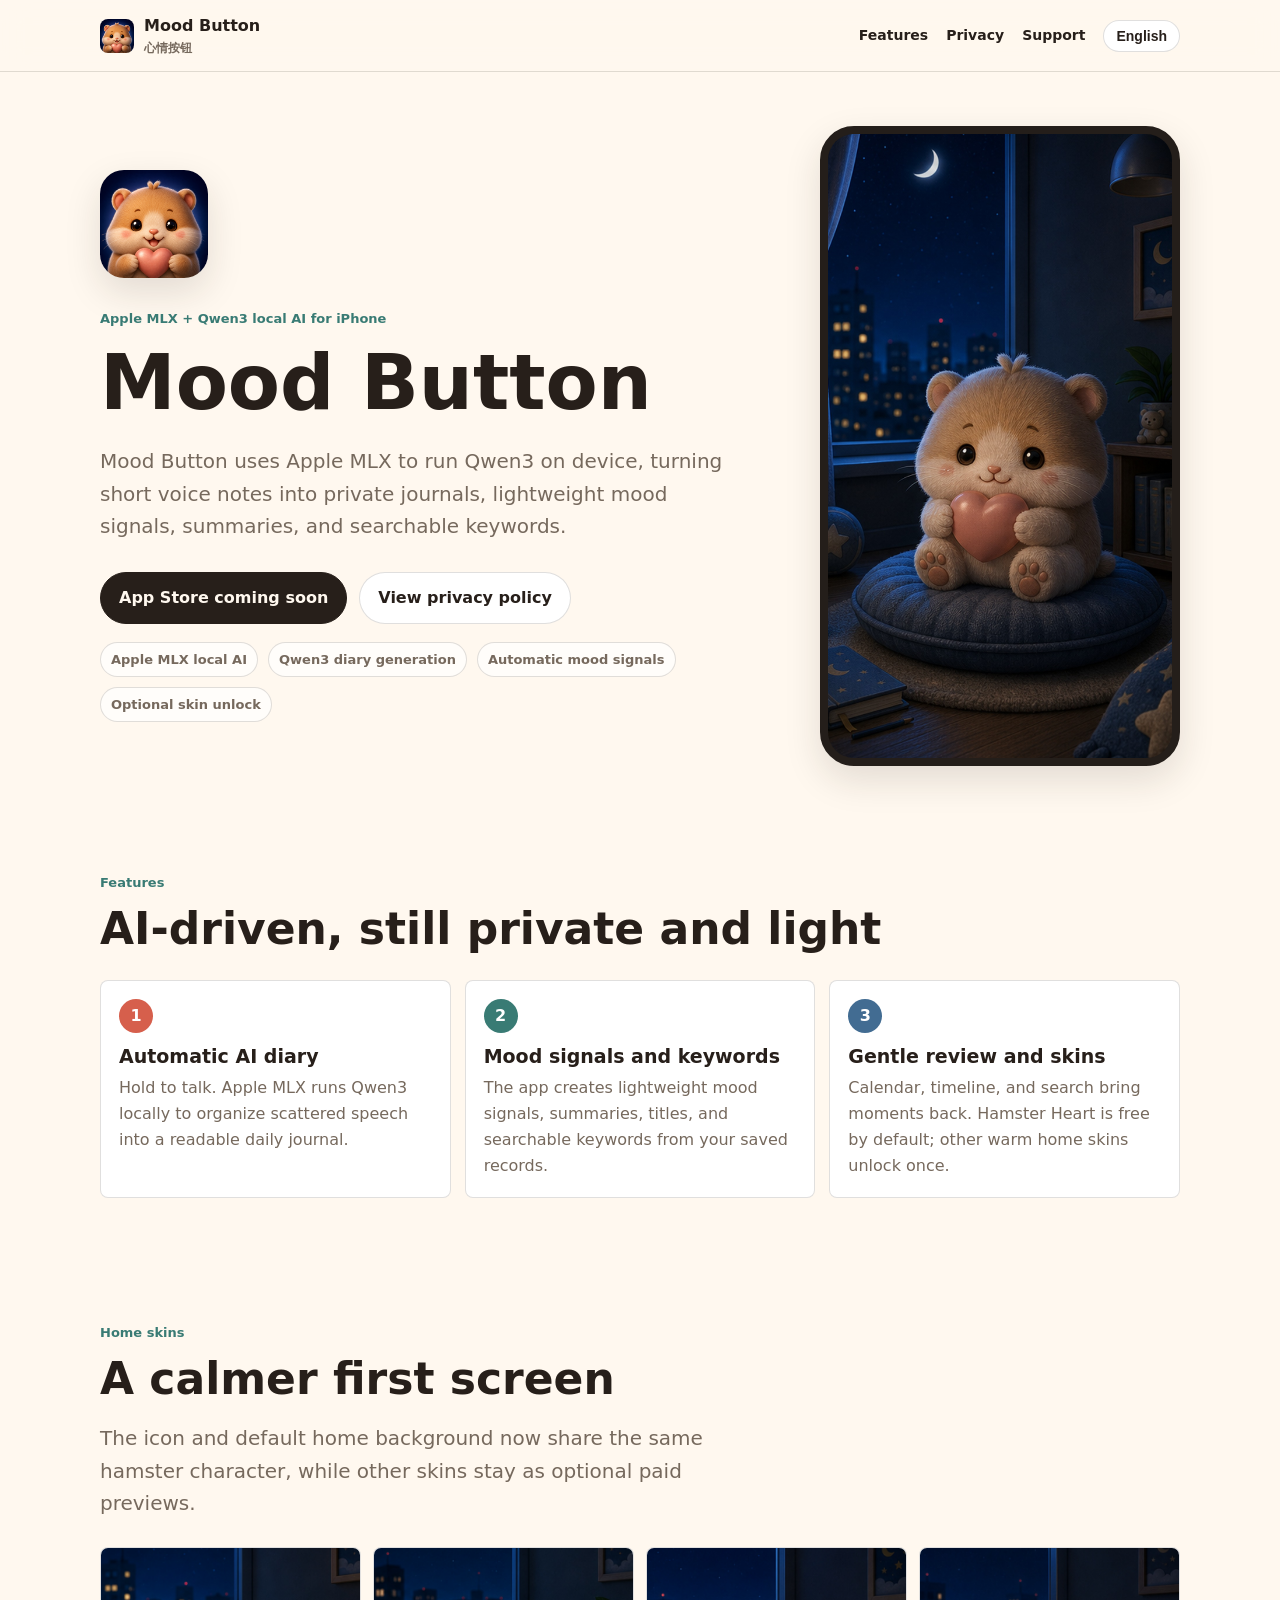
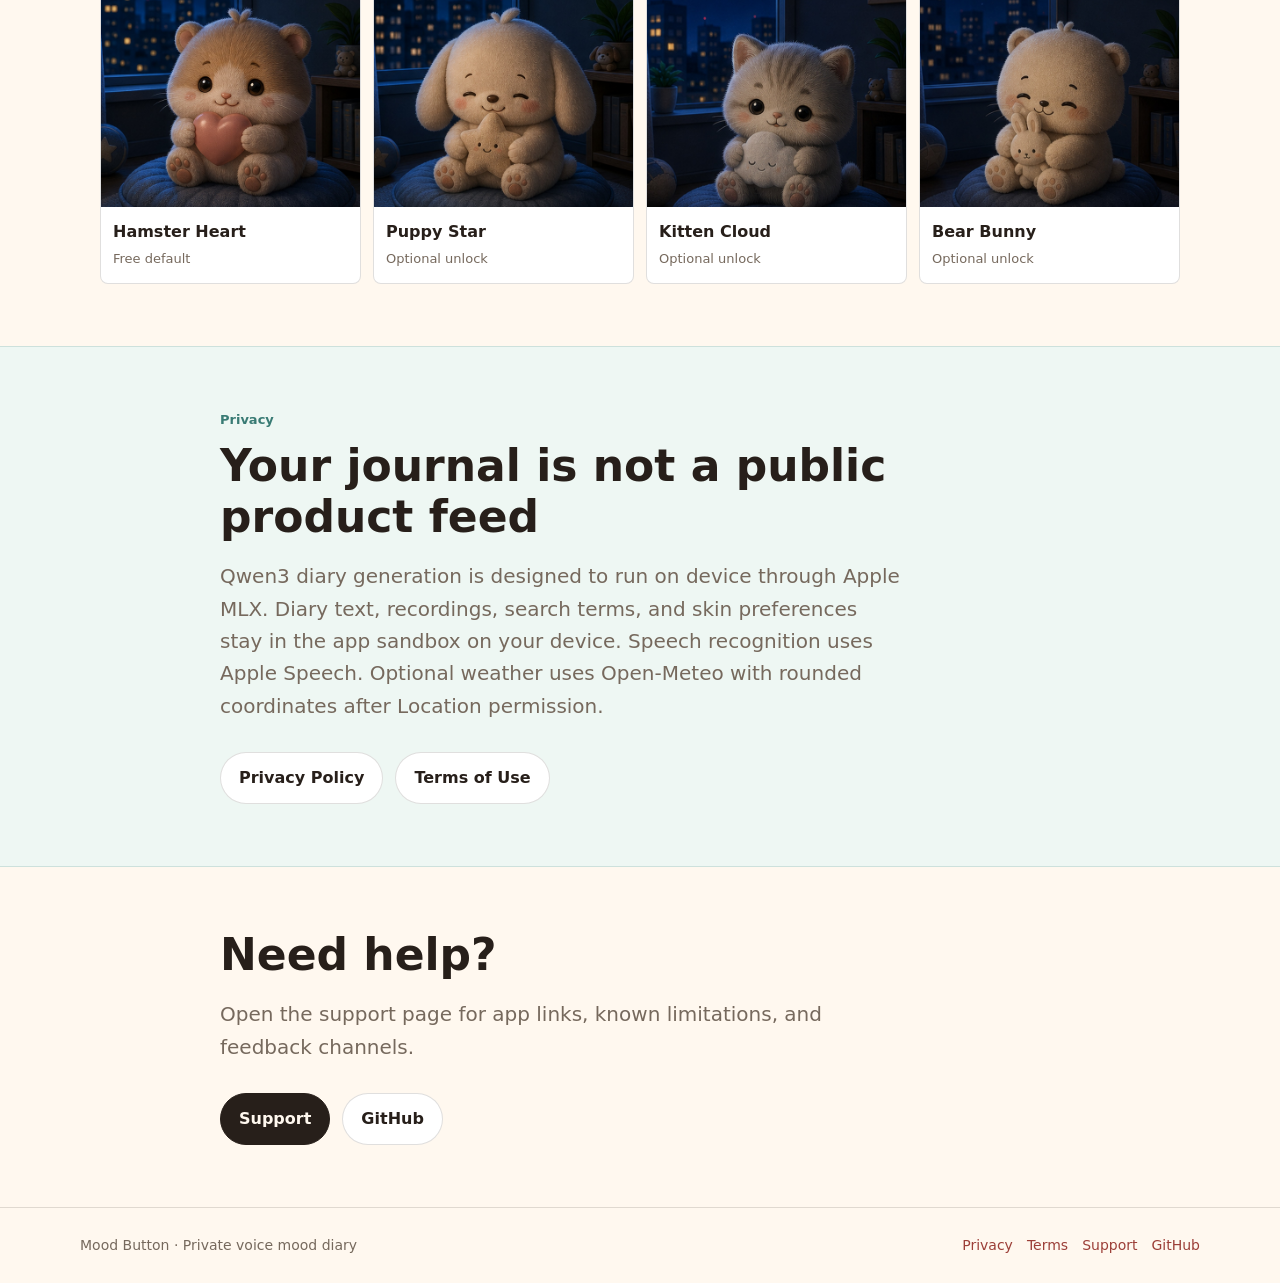
<file: index.html>
<!DOCTYPE html>
<html lang="en">
<head>
  <meta charset="UTF-8">
  <meta name="viewport" content="width=device-width, initial-scale=1.0">
  <title>Mood Button — Apple MLX + Qwen3 local AI mood diary</title>
  <meta name="description" content="Mood Button is an AI-driven private voice mood diary for iPhone. Apple MLX runs Qwen3 locally to turn short voice notes into journals, mood signals, summaries, and keywords.">
  <meta name="keywords" content="Apple MLX,Qwen3,local AI,voice diary,mood journal,private diary,offline journal,voice notes,skin unlock,心情日记,语音日记,千问">
  <meta name="theme-color" content="#fff8ef">
  <link rel="canonical" href="https://hooosberg.com/en/apps/mood-button/">
  <link rel="alternate" hreflang="x-default" href="https://hooosberg.com/en/apps/mood-button/">
  <link rel="alternate" hreflang="en" href="https://hooosberg.com/en/apps/mood-button/">
  <link rel="alternate" hreflang="zh-Hans" href="https://hooosberg.com/apps/mood-button/">
  <link rel="stylesheet" href="./styles.css">
  <link rel="icon" type="image/png" sizes="32x32" href="./icons/app-icon-32.png">
  <link rel="apple-touch-icon" sizes="180x180" href="./icons/app-icon-180.png">
  <meta property="og:title" content="Mood Button — Apple MLX + Qwen3 local AI mood diary">
  <meta property="og:description" content="Apple MLX runs Qwen3 locally to turn short voice notes into private journals, mood signals, summaries, and keywords.">
  <meta property="og:type" content="website">
  <meta property="og:url" content="https://hooosberg.com/en/apps/mood-button/">
  <meta property="og:image" content="https://hooosberg.com/product-icons/mood-button.png">
  <meta name="twitter:card" content="summary_large_image">
  <script type="application/ld+json">
  {
    "@context": "https://schema.org",
    "@type": "MobileApplication",
    "name": "Mood Button",
    "alternateName": ["心情按钮", "心情按鈕"],
    "operatingSystem": "iOS 17.0+",
    "applicationCategory": "LifestyleApplication",
    "description": "An AI-driven private voice mood diary for iPhone. Apple MLX runs Qwen3 locally to turn short voice notes into journals, mood signals, summaries, and keywords.",
    "url": "https://hooosberg.com/en/apps/mood-button/",
    "image": "https://hooosberg.com/product-icons/mood-button.png",
    "inLanguage": ["en", "zh-Hans", "zh-Hant", "ja"],
    "author": { "@type": "Person", "name": "hooosberg", "url": "https://github.com/hooosberg" }
  }
  </script>
</head>
<body>
  <nav class="nav">
    <div class="nav-inner">
      <a class="brand" href="./">
        <img src="./icons/app-icon-64.png" alt="Mood Button app icon">
        <span>Mood Button<span>心情按钮</span></span>
      </a>
      <div class="nav-links">
        <a href="#features" data-i18n="nav.features">Features</a>
        <a href="#privacy" data-i18n="nav.privacy">Privacy</a>
        <a href="./support.html" class="keep-mobile" data-i18n="nav.support">Support</a>
        <button class="lang-button" type="button" data-lang-switcher>English</button>
      </div>
    </div>
  </nav>

  <main>
    <section class="hero" id="top">
      <div class="hero-copy">
        <img class="hero-icon" src="./icons/app-icon-180.png" alt="Mood Button icon">
        <p class="eyebrow" data-i18n="hero.eyebrow">Apple MLX + Qwen3 local AI for iPhone</p>
        <h1 data-i18n="hero.title">Mood Button</h1>
        <p class="lede" data-i18n="hero.lede">Mood Button uses Apple MLX to run Qwen3 on device, turning short voice notes into private journals, lightweight mood signals, summaries, and searchable keywords.</p>
        <div class="cta-row">
          <a class="btn btn-primary" href="#download" data-i18n="hero.cta.primary">App Store coming soon</a>
          <a class="btn btn-secondary" href="https://hooosberg.com/en/privacy/mood-button/" data-i18n="hero.cta.secondary">View privacy policy</a>
        </div>
        <div class="meta" aria-label="Product facts">
          <span data-i18n="meta.local">Apple MLX local AI</span>
          <span data-i18n="meta.model">Qwen3 diary generation</span>
          <span data-i18n="meta.mood">Automatic mood signals</span>
          <span data-i18n="meta.skin">Optional skin unlock</span>
        </div>
      </div>
      <div class="hero-media">
        <div class="phone-art">
          <img src="./media/hamster-heart-home.jpg" alt="Hamster Heart home skin">
        </div>
      </div>
    </section>

    <section class="section" id="features">
      <p class="eyebrow" data-i18n="features.eyebrow">Features</p>
      <h2 data-i18n="features.title">AI-driven, still private and light</h2>
      <div class="grid">
        <article class="feature">
          <strong>1</strong>
          <h3 data-i18n="feature.record.title">Automatic AI diary</h3>
          <p data-i18n="feature.record.body">Hold to talk. Apple MLX runs Qwen3 locally to organize scattered speech into a readable daily journal.</p>
        </article>
        <article class="feature">
          <strong>2</strong>
          <h3 data-i18n="feature.review.title">Mood signals and keywords</h3>
          <p data-i18n="feature.review.body">The app creates lightweight mood signals, summaries, titles, and searchable keywords from your saved records.</p>
        </article>
        <article class="feature">
          <strong>3</strong>
          <h3 data-i18n="feature.skin.title">Gentle review and skins</h3>
          <p data-i18n="feature.skin.body">Calendar, timeline, and search bring moments back. Hamster Heart is free by default; other warm home skins unlock once.</p>
        </article>
      </div>
    </section>

    <section class="section" id="skins">
      <p class="eyebrow" data-i18n="skins.eyebrow">Home skins</p>
      <h2 data-i18n="skins.title">A calmer first screen</h2>
      <p class="lede" data-i18n="skins.body">The icon and default home background now share the same hamster character, while other skins stay as optional paid previews.</p>
      <div class="skins">
        <article class="skin">
          <img src="./media/hamster-heart-home.jpg" alt="Hamster Heart skin">
          <div><b>Hamster Heart</b><span data-i18n="skin.free">Free default</span></div>
        </article>
        <article class="skin">
          <img src="./media/puppy-star-home.jpg" alt="Puppy Star skin">
          <div><b>Puppy Star</b><span data-i18n="skin.paid">Optional unlock</span></div>
        </article>
        <article class="skin">
          <img src="./media/kitten-cloud-home.jpg" alt="Kitten Cloud skin">
          <div><b>Kitten Cloud</b><span data-i18n="skin.paid">Optional unlock</span></div>
        </article>
        <article class="skin">
          <img src="./media/bear-bunny-home.jpg" alt="Bear Bunny skin">
          <div><b>Bear Bunny</b><span data-i18n="skin.paid">Optional unlock</span></div>
        </article>
      </div>
    </section>

    <section class="privacy-band" id="privacy">
      <div class="section section-narrow">
        <p class="eyebrow" data-i18n="privacy.eyebrow">Privacy</p>
        <h2 data-i18n="privacy.title">Your journal is not a public product feed</h2>
        <p class="lede" data-i18n="privacy.body">Qwen3 diary generation is designed to run on device through Apple MLX. Diary text, recordings, search terms, and skin preferences stay in the app sandbox on your device. Speech recognition uses Apple Speech. Optional weather uses Open-Meteo with rounded coordinates after Location permission.</p>
        <div class="cta-row">
          <a class="btn btn-secondary" href="https://hooosberg.com/en/privacy/mood-button/">Privacy Policy</a>
          <a class="btn btn-secondary" href="./terms.html">Terms of Use</a>
        </div>
      </div>
    </section>

    <section class="section section-narrow" id="download">
      <h2 data-i18n="support.title">Need help?</h2>
      <p class="lede" data-i18n="support.body">Open the support page for app links, known limitations, and feedback channels.</p>
      <div class="cta-row">
        <a class="btn btn-primary" href="./support.html">Support</a>
        <a class="btn btn-secondary" href="https://github.com/hooosberg/mood-button">GitHub</a>
      </div>
    </section>
  </main>

  <footer class="footer">
    <div class="footer-inner">
      <div>Mood Button · <span data-i18n="footer.tagline">Private voice mood diary</span></div>
      <div class="footer-links">
        <a href="./privacy.html">Privacy</a>
        <a href="./terms.html">Terms</a>
        <a href="./support.html">Support</a>
        <a href="https://github.com/hooosberg/mood-button">GitHub</a>
      </div>
    </div>
  </footer>
  <script src="./i18n.js"></script>
</body>
</html>
</file>
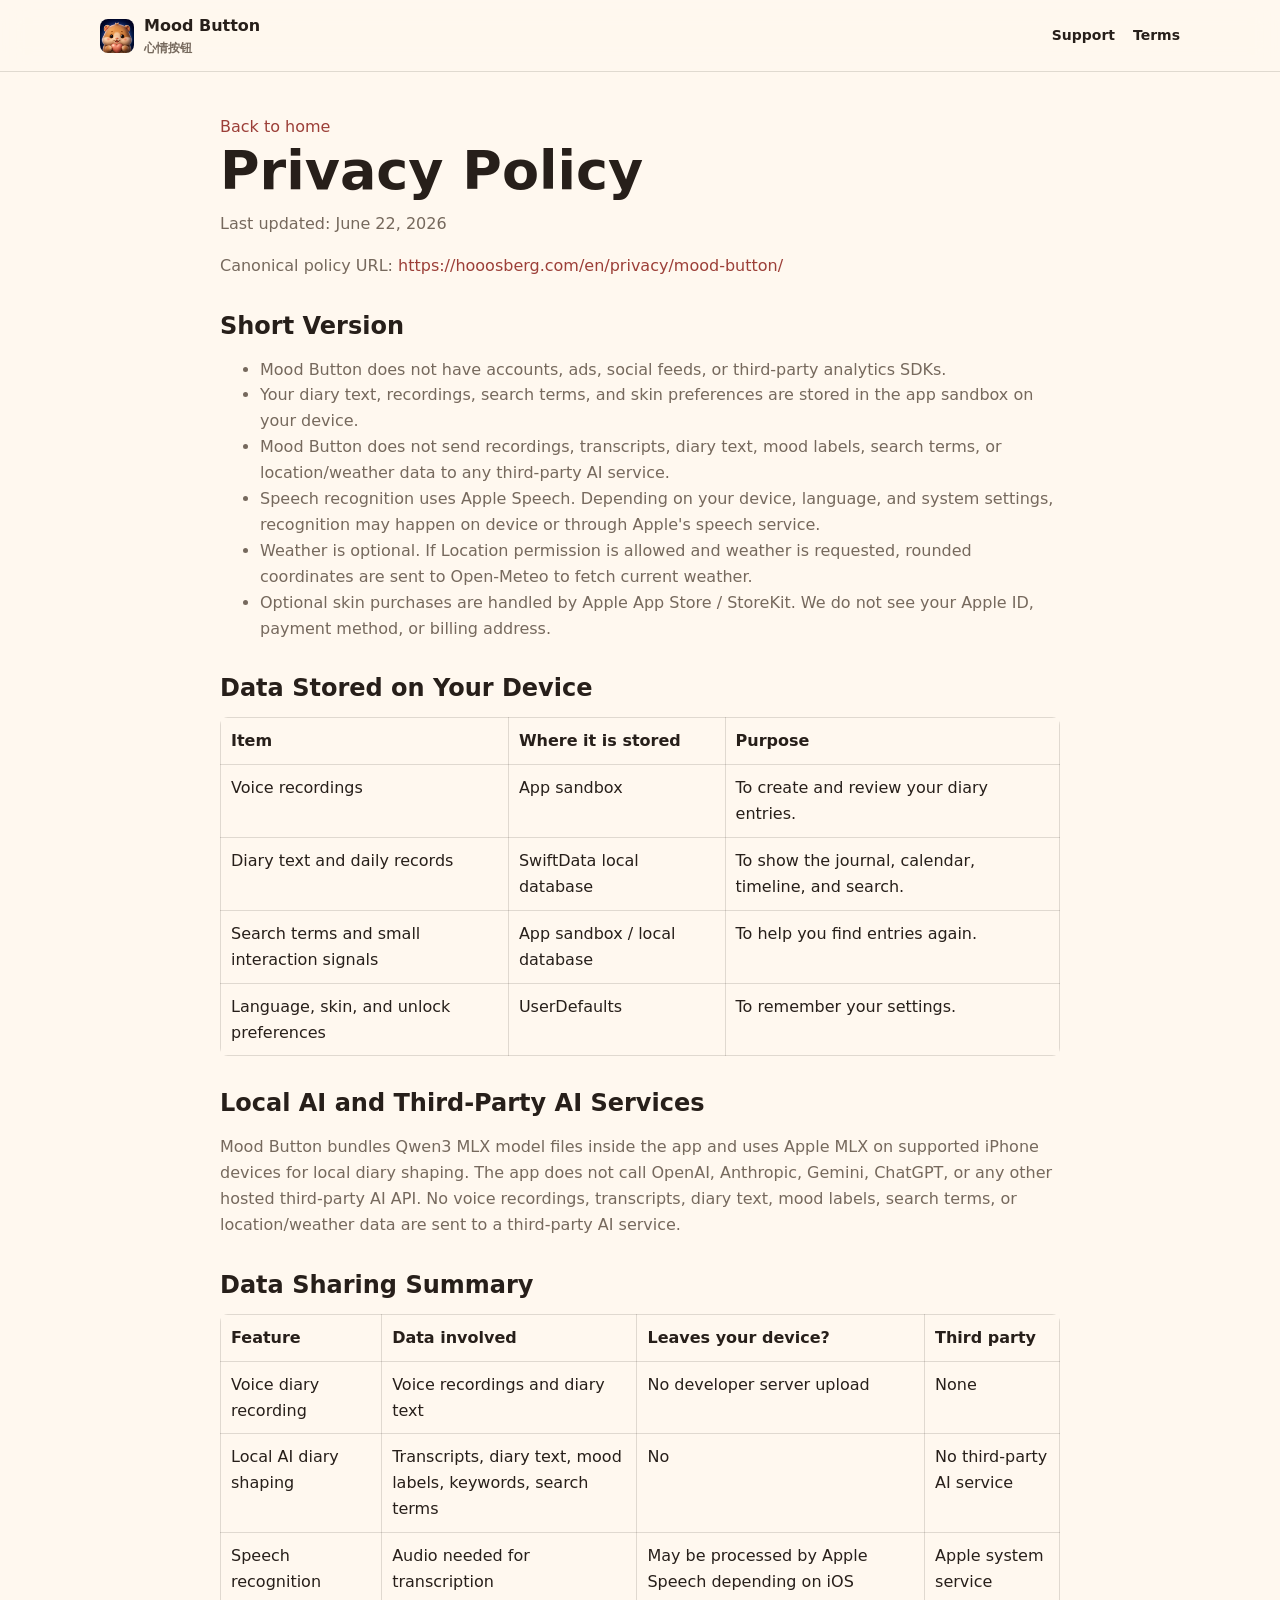
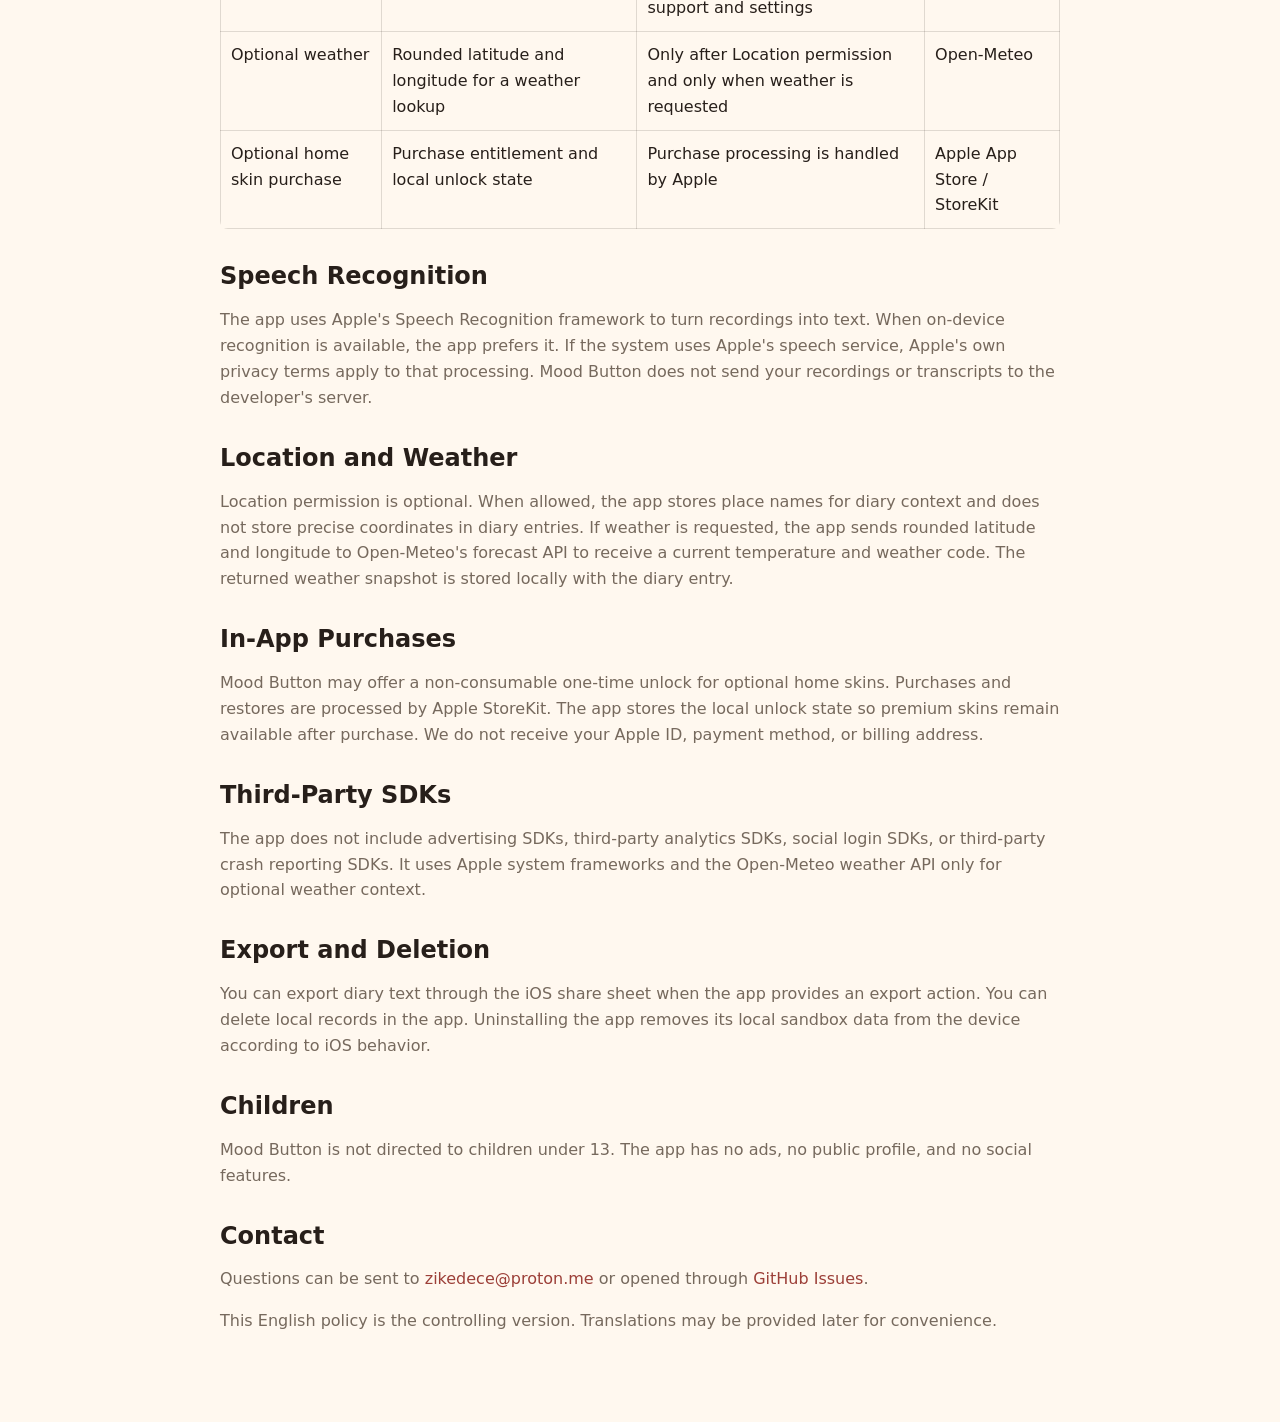
<file: privacy.html>
<!DOCTYPE html>
<html lang="en">
<head>
  <meta charset="UTF-8">
  <meta name="viewport" content="width=device-width, initial-scale=1.0">
  <title>Privacy Policy — Mood Button</title>
  <meta name="description" content="Privacy Policy for Mood Button, a private voice mood diary for iPhone.">
  <link rel="canonical" href="https://hooosberg.com/en/privacy/mood-button/">
  <link rel="stylesheet" href="./styles.css">
  <link rel="icon" type="image/png" sizes="32x32" href="./icons/app-icon-32.png">
  <link rel="apple-touch-icon" sizes="180x180" href="./icons/app-icon-180.png">
</head>
<body>
  <nav class="nav">
    <div class="nav-inner">
      <a class="brand" href="./">
        <img src="./icons/app-icon-64.png" alt="Mood Button">
        <span>Mood Button<span>心情按钮</span></span>
      </a>
      <div class="nav-links">
        <a class="keep-mobile" href="./support.html">Support</a>
        <a class="keep-mobile" href="./terms.html">Terms</a>
      </div>
    </div>
  </nav>

  <main class="legal-page">
    <a href="./">Back to home</a>
    <h1>Privacy Policy</h1>
    <p class="updated">Last updated: June 22, 2026</p>
    <p class="updated">Canonical policy URL: <a href="https://hooosberg.com/en/privacy/mood-button/">https://hooosberg.com/en/privacy/mood-button/</a></p>

    <h2>Short Version</h2>
    <ul>
      <li>Mood Button does not have accounts, ads, social feeds, or third-party analytics SDKs.</li>
      <li>Your diary text, recordings, search terms, and skin preferences are stored in the app sandbox on your device.</li>
      <li>Mood Button does not send recordings, transcripts, diary text, mood labels, search terms, or location/weather data to any third-party AI service.</li>
      <li>Speech recognition uses Apple Speech. Depending on your device, language, and system settings, recognition may happen on device or through Apple's speech service.</li>
      <li>Weather is optional. If Location permission is allowed and weather is requested, rounded coordinates are sent to Open-Meteo to fetch current weather.</li>
      <li>Optional skin purchases are handled by Apple App Store / StoreKit. We do not see your Apple ID, payment method, or billing address.</li>
    </ul>

    <h2>Data Stored on Your Device</h2>
    <table>
      <tr><th>Item</th><th>Where it is stored</th><th>Purpose</th></tr>
      <tr><td>Voice recordings</td><td>App sandbox</td><td>To create and review your diary entries.</td></tr>
      <tr><td>Diary text and daily records</td><td>SwiftData local database</td><td>To show the journal, calendar, timeline, and search.</td></tr>
      <tr><td>Search terms and small interaction signals</td><td>App sandbox / local database</td><td>To help you find entries again.</td></tr>
      <tr><td>Language, skin, and unlock preferences</td><td>UserDefaults</td><td>To remember your settings.</td></tr>
    </table>

    <h2>Local AI and Third-Party AI Services</h2>
    <p>Mood Button bundles Qwen3 MLX model files inside the app and uses Apple MLX on supported iPhone devices for local diary shaping. The app does not call OpenAI, Anthropic, Gemini, ChatGPT, or any other hosted third-party AI API. No voice recordings, transcripts, diary text, mood labels, search terms, or location/weather data are sent to a third-party AI service.</p>

    <h2>Data Sharing Summary</h2>
    <table>
      <tr><th>Feature</th><th>Data involved</th><th>Leaves your device?</th><th>Third party</th></tr>
      <tr><td>Voice diary recording</td><td>Voice recordings and diary text</td><td>No developer server upload</td><td>None</td></tr>
      <tr><td>Local AI diary shaping</td><td>Transcripts, diary text, mood labels, keywords, search terms</td><td>No</td><td>No third-party AI service</td></tr>
      <tr><td>Speech recognition</td><td>Audio needed for transcription</td><td>May be processed by Apple Speech depending on iOS support and settings</td><td>Apple system service</td></tr>
      <tr><td>Optional weather</td><td>Rounded latitude and longitude for a weather lookup</td><td>Only after Location permission and only when weather is requested</td><td>Open-Meteo</td></tr>
      <tr><td>Optional home skin purchase</td><td>Purchase entitlement and local unlock state</td><td>Purchase processing is handled by Apple</td><td>Apple App Store / StoreKit</td></tr>
    </table>

    <h2>Speech Recognition</h2>
    <p>The app uses Apple's Speech Recognition framework to turn recordings into text. When on-device recognition is available, the app prefers it. If the system uses Apple's speech service, Apple's own privacy terms apply to that processing. Mood Button does not send your recordings or transcripts to the developer's server.</p>

    <h2>Location and Weather</h2>
    <p>Location permission is optional. When allowed, the app stores place names for diary context and does not store precise coordinates in diary entries. If weather is requested, the app sends rounded latitude and longitude to Open-Meteo's forecast API to receive a current temperature and weather code. The returned weather snapshot is stored locally with the diary entry.</p>

    <h2>In-App Purchases</h2>
    <p>Mood Button may offer a non-consumable one-time unlock for optional home skins. Purchases and restores are processed by Apple StoreKit. The app stores the local unlock state so premium skins remain available after purchase. We do not receive your Apple ID, payment method, or billing address.</p>

    <h2>Third-Party SDKs</h2>
    <p>The app does not include advertising SDKs, third-party analytics SDKs, social login SDKs, or third-party crash reporting SDKs. It uses Apple system frameworks and the Open-Meteo weather API only for optional weather context.</p>

    <h2>Export and Deletion</h2>
    <p>You can export diary text through the iOS share sheet when the app provides an export action. You can delete local records in the app. Uninstalling the app removes its local sandbox data from the device according to iOS behavior.</p>

    <h2>Children</h2>
    <p>Mood Button is not directed to children under 13. The app has no ads, no public profile, and no social features.</p>

    <h2>Contact</h2>
    <p>Questions can be sent to <a href="mailto:zikedece@proton.me">zikedece@proton.me</a> or opened through <a href="https://github.com/hooosberg/mood-button/issues">GitHub Issues</a>.</p>

    <p class="updated">This English policy is the controlling version. Translations may be provided later for convenience.</p>
  </main>
</body>
</html>
</file>
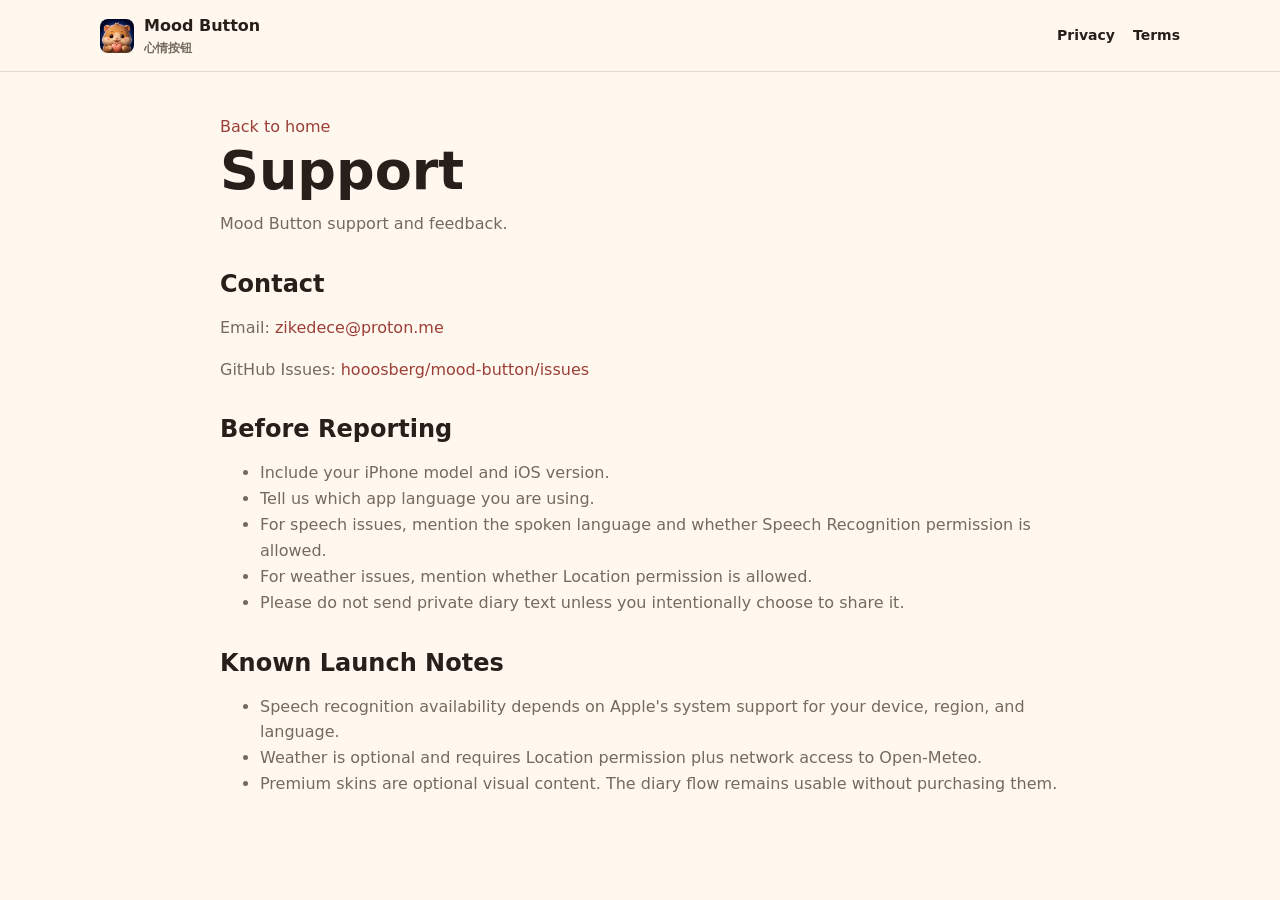
<file: support.html>
<!DOCTYPE html>
<html lang="en">
<head>
  <meta charset="UTF-8">
  <meta name="viewport" content="width=device-width, initial-scale=1.0">
  <title>Support — Mood Button</title>
  <meta name="description" content="Support page for Mood Button.">
  <link rel="stylesheet" href="./styles.css">
  <link rel="icon" type="image/png" sizes="32x32" href="./icons/app-icon-32.png">
  <link rel="apple-touch-icon" sizes="180x180" href="./icons/app-icon-180.png">
</head>
<body>
  <nav class="nav">
    <div class="nav-inner">
      <a class="brand" href="./">
        <img src="./icons/app-icon-64.png" alt="Mood Button">
        <span>Mood Button<span>心情按钮</span></span>
      </a>
      <div class="nav-links">
        <a class="keep-mobile" href="./privacy.html">Privacy</a>
        <a class="keep-mobile" href="./terms.html">Terms</a>
      </div>
    </div>
  </nav>

  <main class="legal-page">
    <a href="./">Back to home</a>
    <h1>Support</h1>
    <p class="updated">Mood Button support and feedback.</p>

    <h2>Contact</h2>
    <p>Email: <a href="mailto:zikedece@proton.me">zikedece@proton.me</a></p>
    <p>GitHub Issues: <a href="https://github.com/hooosberg/mood-button/issues">hooosberg/mood-button/issues</a></p>

    <h2>Before Reporting</h2>
    <ul>
      <li>Include your iPhone model and iOS version.</li>
      <li>Tell us which app language you are using.</li>
      <li>For speech issues, mention the spoken language and whether Speech Recognition permission is allowed.</li>
      <li>For weather issues, mention whether Location permission is allowed.</li>
      <li>Please do not send private diary text unless you intentionally choose to share it.</li>
    </ul>

    <h2>Known Launch Notes</h2>
    <ul>
      <li>Speech recognition availability depends on Apple's system support for your device, region, and language.</li>
      <li>Weather is optional and requires Location permission plus network access to Open-Meteo.</li>
      <li>Premium skins are optional visual content. The diary flow remains usable without purchasing them.</li>
    </ul>
  </main>
</body>
</html>
</file>
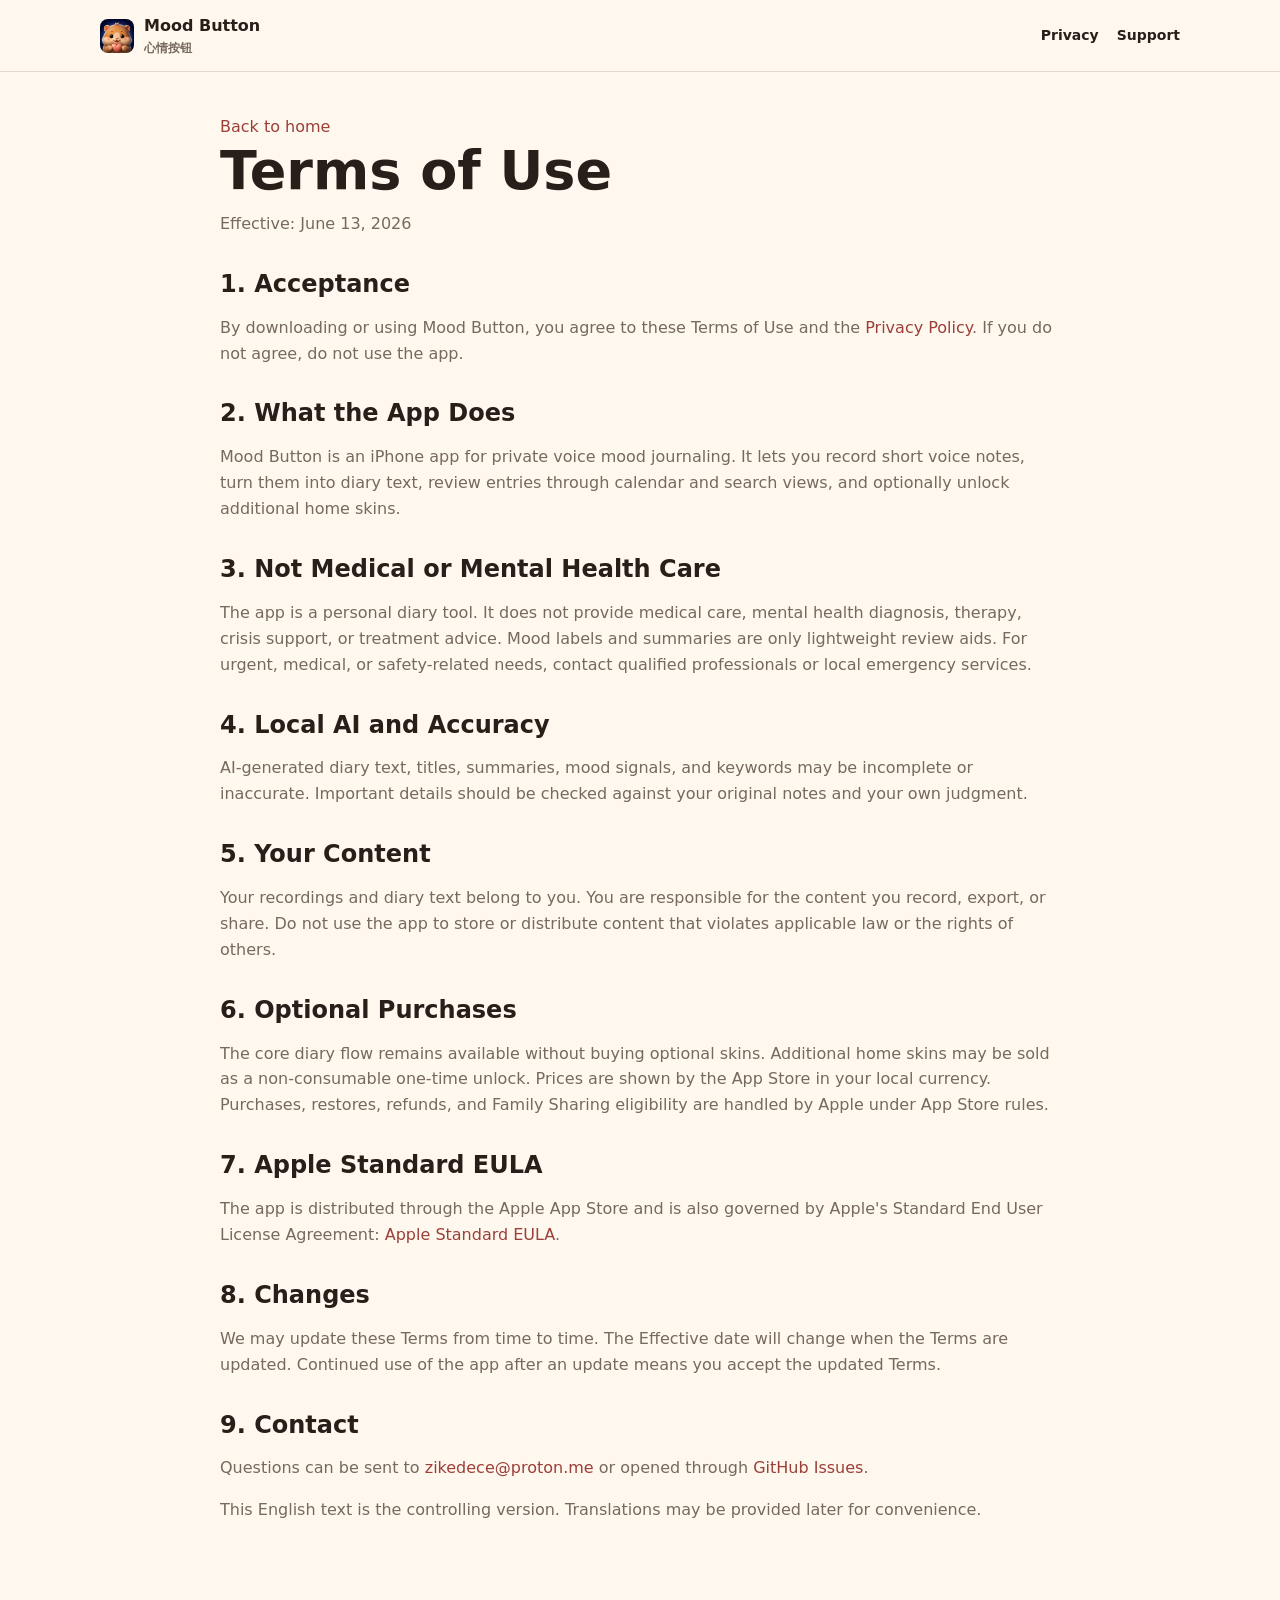
<file: terms.html>
<!DOCTYPE html>
<html lang="en">
<head>
  <meta charset="UTF-8">
  <meta name="viewport" content="width=device-width, initial-scale=1.0">
  <title>Terms of Use — Mood Button</title>
  <meta name="description" content="Terms of Use for Mood Button, a private voice mood diary for iPhone.">
  <link rel="stylesheet" href="./styles.css">
  <link rel="icon" type="image/png" sizes="32x32" href="./icons/app-icon-32.png">
  <link rel="apple-touch-icon" sizes="180x180" href="./icons/app-icon-180.png">
</head>
<body>
  <nav class="nav">
    <div class="nav-inner">
      <a class="brand" href="./">
        <img src="./icons/app-icon-64.png" alt="Mood Button">
        <span>Mood Button<span>心情按钮</span></span>
      </a>
      <div class="nav-links">
        <a class="keep-mobile" href="./privacy.html">Privacy</a>
        <a class="keep-mobile" href="./support.html">Support</a>
      </div>
    </div>
  </nav>

  <main class="legal-page">
    <a href="./">Back to home</a>
    <h1>Terms of Use</h1>
    <p class="updated">Effective: June 13, 2026</p>

    <h2>1. Acceptance</h2>
    <p>By downloading or using Mood Button, you agree to these Terms of Use and the <a href="./privacy.html">Privacy Policy</a>. If you do not agree, do not use the app.</p>

    <h2>2. What the App Does</h2>
    <p>Mood Button is an iPhone app for private voice mood journaling. It lets you record short voice notes, turn them into diary text, review entries through calendar and search views, and optionally unlock additional home skins.</p>

    <h2>3. Not Medical or Mental Health Care</h2>
    <p>The app is a personal diary tool. It does not provide medical care, mental health diagnosis, therapy, crisis support, or treatment advice. Mood labels and summaries are only lightweight review aids. For urgent, medical, or safety-related needs, contact qualified professionals or local emergency services.</p>

    <h2>4. Local AI and Accuracy</h2>
    <p>AI-generated diary text, titles, summaries, mood signals, and keywords may be incomplete or inaccurate. Important details should be checked against your original notes and your own judgment.</p>

    <h2>5. Your Content</h2>
    <p>Your recordings and diary text belong to you. You are responsible for the content you record, export, or share. Do not use the app to store or distribute content that violates applicable law or the rights of others.</p>

    <h2>6. Optional Purchases</h2>
    <p>The core diary flow remains available without buying optional skins. Additional home skins may be sold as a non-consumable one-time unlock. Prices are shown by the App Store in your local currency. Purchases, restores, refunds, and Family Sharing eligibility are handled by Apple under App Store rules.</p>

    <h2>7. Apple Standard EULA</h2>
    <p>The app is distributed through the Apple App Store and is also governed by Apple's Standard End User License Agreement: <a href="https://www.apple.com/legal/internet-services/itunes/dev/stdeula/">Apple Standard EULA</a>.</p>

    <h2>8. Changes</h2>
    <p>We may update these Terms from time to time. The Effective date will change when the Terms are updated. Continued use of the app after an update means you accept the updated Terms.</p>

    <h2>9. Contact</h2>
    <p>Questions can be sent to <a href="mailto:zikedece@proton.me">zikedece@proton.me</a> or opened through <a href="https://github.com/hooosberg/mood-button/issues">GitHub Issues</a>.</p>

    <p class="updated">This English text is the controlling version. Translations may be provided later for convenience.</p>
  </main>
</body>
</html>
</file>
<file: styles.css>
*,
*::before,
*::after {
  box-sizing: border-box;
}

:root {
  --paper: #fff8ef;
  --surface: #ffffff;
  --surface-soft: #f8efe4;
  --ink: #271f1a;
  --muted: #76695d;
  --line: rgba(39, 31, 26, 0.14);
  --accent: #d65f4c;
  --accent-deep: #9c3f38;
  --teal: #397b74;
  --blue: #426c92;
  --shadow: 0 14px 36px rgba(39, 31, 26, 0.13);
  --radius: 8px;
  --max: 1120px;
  --sans: Inter, ui-sans-serif, system-ui, -apple-system, BlinkMacSystemFont, "Segoe UI", sans-serif;
}

html {
  scroll-behavior: smooth;
}

body {
  margin: 0;
  min-height: 100vh;
  background: var(--paper);
  color: var(--ink);
  font-family: var(--sans);
  line-height: 1.62;
  -webkit-font-smoothing: antialiased;
  text-rendering: optimizeLegibility;
}

a {
  color: var(--accent-deep);
  text-decoration: none;
}

a:hover {
  text-decoration: underline;
  text-underline-offset: 3px;
}

.nav {
  position: sticky;
  top: 0;
  z-index: 20;
  border-bottom: 1px solid var(--line);
  background: rgba(255, 248, 239, 0.86);
  backdrop-filter: blur(14px) saturate(140%);
}

.nav-inner {
  max-width: var(--max);
  margin: 0 auto;
  padding: 13px 20px;
  display: flex;
  align-items: center;
  gap: 18px;
}

.brand {
  display: inline-flex;
  align-items: center;
  gap: 10px;
  color: var(--ink);
  font-weight: 750;
}

.brand img {
  width: 34px;
  height: 34px;
  border-radius: 8px;
}

.brand span span {
  display: block;
  font-size: 12px;
  color: var(--muted);
  font-weight: 600;
}

.nav-links {
  margin-left: auto;
  display: flex;
  align-items: center;
  gap: 18px;
}

.nav-links a,
.lang-button {
  color: var(--ink);
  font-size: 14px;
  font-weight: 650;
}

.lang-button {
  border: 1px solid var(--line);
  background: var(--surface);
  border-radius: 999px;
  padding: 7px 12px;
  cursor: pointer;
}

.hero {
  max-width: var(--max);
  margin: 0 auto;
  padding: 54px 20px 44px;
  display: grid;
  grid-template-columns: minmax(0, 1fr) minmax(260px, 410px);
  gap: 42px;
  align-items: center;
}

.hero-copy {
  max-width: 640px;
}

.hero-icon {
  width: 108px;
  height: 108px;
  border-radius: 24px;
  box-shadow: var(--shadow);
  margin-bottom: 22px;
}

.eyebrow {
  margin: 0 0 10px;
  color: var(--teal);
  font-size: 13px;
  font-weight: 760;
}

h1,
h2,
h3 {
  margin: 0;
  line-height: 1.16;
  letter-spacing: 0;
}

h1 {
  font-size: clamp(40px, 7vw, 76px);
}

h2 {
  font-size: clamp(28px, 4.2vw, 44px);
}

h3 {
  font-size: 19px;
}

.lede {
  max-width: 680px;
  margin: 18px 0 0;
  color: var(--muted);
  font-size: clamp(17px, 2vw, 20px);
}

.cta-row {
  margin-top: 30px;
  display: flex;
  flex-wrap: wrap;
  gap: 12px;
}

.btn {
  display: inline-flex;
  align-items: center;
  justify-content: center;
  min-height: 46px;
  padding: 12px 18px;
  border-radius: 999px;
  border: 1px solid var(--line);
  font-weight: 760;
}

.btn-primary {
  background: var(--ink);
  color: var(--paper);
  border-color: var(--ink);
}

.btn-primary:hover {
  color: var(--paper);
}

.btn-secondary {
  background: var(--surface);
  color: var(--ink);
}

.hero-media {
  position: relative;
}

.phone-art {
  width: min(100%, 360px);
  margin-left: auto;
  aspect-ratio: 9 / 16;
  border-radius: 34px;
  overflow: hidden;
  box-shadow: var(--shadow);
  border: 8px solid #241e1a;
  background: #241e1a;
}

.phone-art img {
  width: 100%;
  height: 100%;
  object-fit: cover;
  display: block;
}

.meta {
  margin-top: 18px;
  display: flex;
  flex-wrap: wrap;
  gap: 10px;
}

.meta span {
  border: 1px solid var(--line);
  border-radius: 999px;
  padding: 6px 10px;
  background: rgba(255, 255, 255, 0.66);
  color: var(--muted);
  font-size: 13px;
  font-weight: 650;
}

.section {
  max-width: var(--max);
  margin: 0 auto;
  padding: 62px 20px;
}

.section-narrow {
  max-width: 880px;
}

.grid {
  margin-top: 26px;
  display: grid;
  grid-template-columns: repeat(3, minmax(0, 1fr));
  gap: 14px;
}

.card,
.feature {
  background: var(--surface);
  border: 1px solid var(--line);
  border-radius: var(--radius);
  padding: 18px;
}

.feature strong {
  display: inline-flex;
  align-items: center;
  justify-content: center;
  width: 34px;
  height: 34px;
  margin-bottom: 12px;
  border-radius: 50%;
  color: #fff;
  background: var(--accent);
}

.feature:nth-child(2) strong {
  background: var(--teal);
}

.feature:nth-child(3) strong {
  background: var(--blue);
}

.feature p,
.card p {
  margin: 8px 0 0;
  color: var(--muted);
}

.skins {
  margin-top: 28px;
  display: grid;
  grid-template-columns: repeat(4, minmax(0, 1fr));
  gap: 12px;
}

.skin {
  background: var(--surface);
  border: 1px solid var(--line);
  border-radius: var(--radius);
  overflow: hidden;
}

.skin img {
  display: block;
  width: 100%;
  aspect-ratio: 1;
  object-fit: cover;
}

.skin div {
  padding: 12px;
}

.skin b {
  display: block;
}

.skin span {
  color: var(--muted);
  font-size: 13px;
}

.privacy-band {
  background: #eef7f3;
  border-top: 1px solid rgba(57, 123, 116, 0.18);
  border-bottom: 1px solid rgba(57, 123, 116, 0.18);
}

.legal-page {
  max-width: 880px;
  margin: 0 auto;
  padding: 42px 20px 72px;
}

.legal-page h1 {
  font-size: clamp(34px, 5vw, 54px);
}

.legal-page h2 {
  font-size: 24px;
  margin-top: 34px;
}

.legal-page p,
.legal-page li {
  color: var(--muted);
}

.legal-page table {
  width: 100%;
  border-collapse: collapse;
  margin-top: 14px;
  overflow: hidden;
  border-radius: var(--radius);
}

.legal-page th,
.legal-page td {
  border: 1px solid var(--line);
  padding: 10px;
  text-align: left;
  vertical-align: top;
}

.updated {
  color: var(--muted);
  margin-top: 8px;
}

.footer {
  border-top: 1px solid var(--line);
  padding: 26px 20px;
}

.footer-inner {
  max-width: var(--max);
  margin: 0 auto;
  display: flex;
  justify-content: space-between;
  gap: 18px;
  color: var(--muted);
  font-size: 14px;
}

.footer-links {
  display: flex;
  flex-wrap: wrap;
  gap: 14px;
}

.hidden {
  display: none;
}

@media (max-width: 820px) {
  .hero {
    grid-template-columns: 1fr;
    padding-top: 38px;
  }

  .phone-art {
    margin: 0 auto;
    max-height: 560px;
  }

  .grid,
  .skins {
    grid-template-columns: 1fr;
  }

  .nav-links a:not(.keep-mobile) {
    display: none;
  }

  .footer-inner {
    flex-direction: column;
  }
}
</file>
